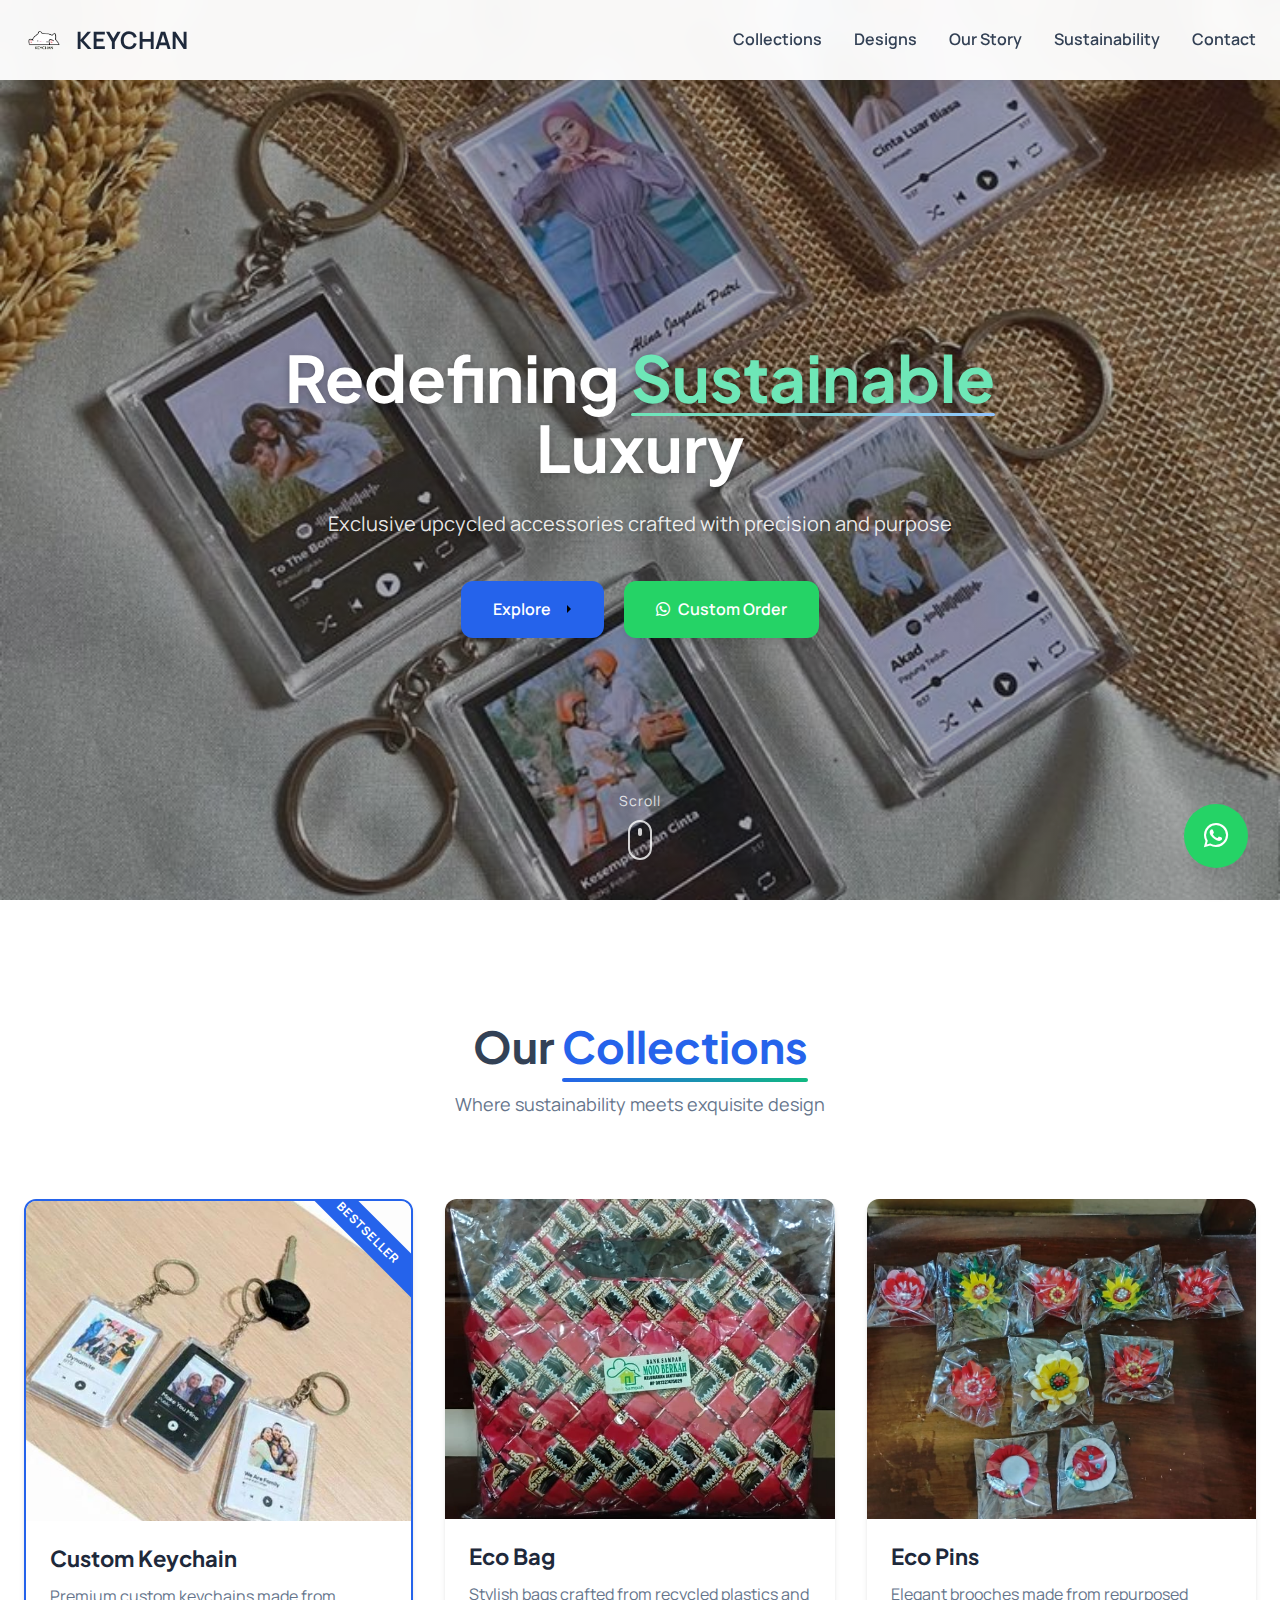
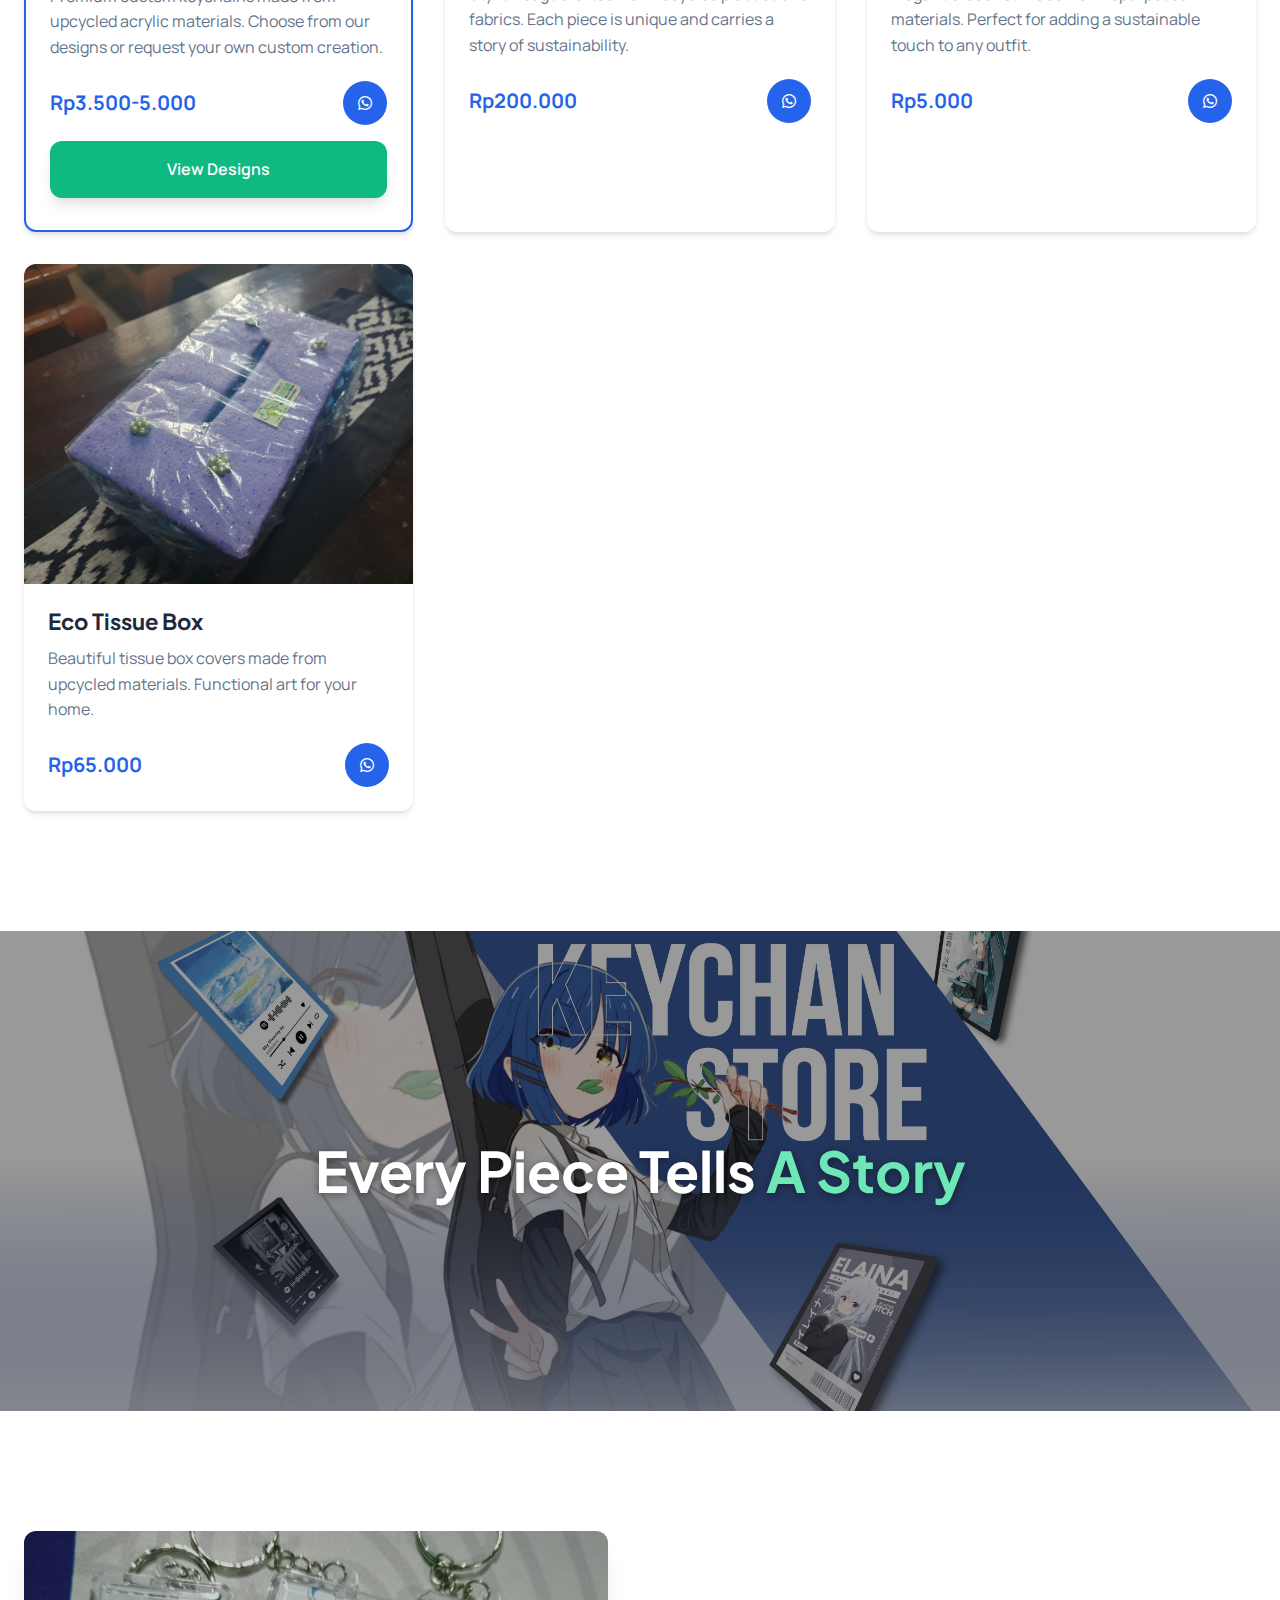
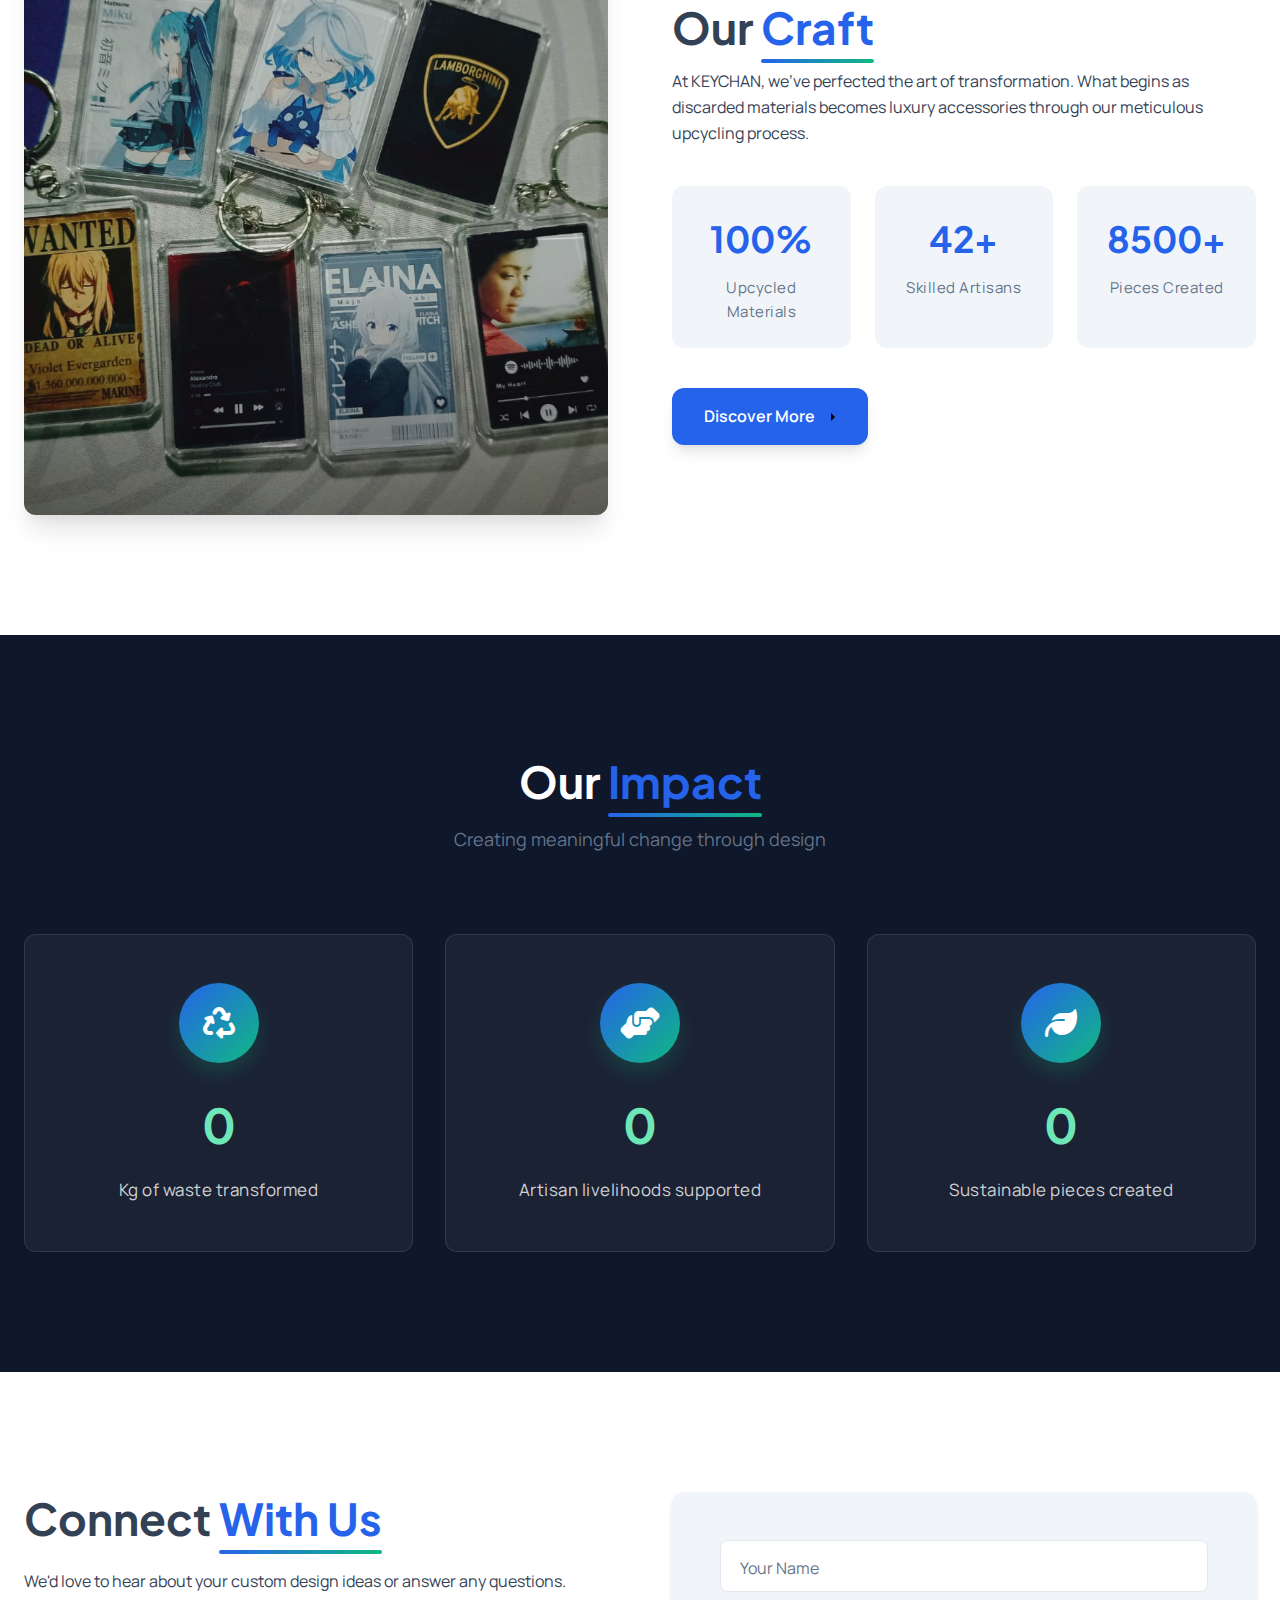
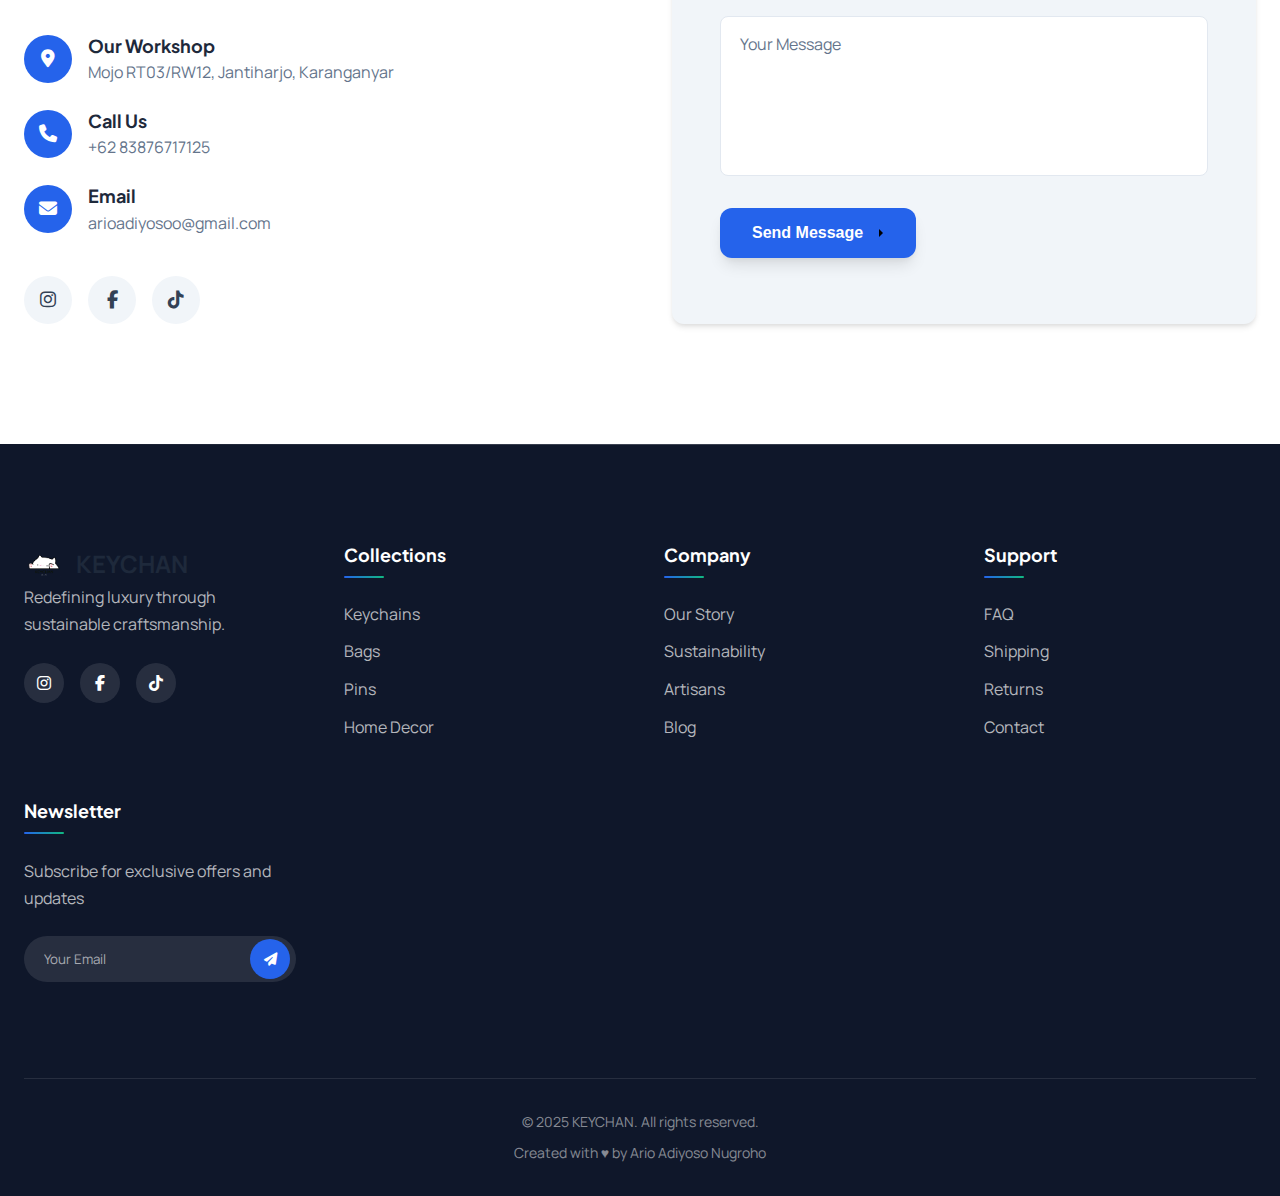
<file: index.html>
<!DOCTYPE html>
<html lang="en">
<head>
    <meta charset="UTF-8">
    <meta name="viewport" content="width=device-width, initial-scale=1.0">
    <title>KEYCHAN | Luxury Upcycled Accessories</title>
    <link rel="icon" href="images/logo.png" type="image/png">
    
    <!-- Fonts & Icons -->
    <link rel="preconnect" href="https://fonts.googleapis.com">
    <link rel="preconnect" href="https://fonts.gstatic.com" crossorigin>
    <link href="https://fonts.googleapis.com/css2?family=Manrope:wght@300;400;500;600;700&family=Plus+Jakarta+Sans:wght@400;500;600;700&display=swap" rel="stylesheet">
    <link rel="stylesheet" href="https://cdnjs.cloudflare.com/ajax/libs/font-awesome/6.4.0/css/all.min.css">
    
    <!-- CSS -->
    <link rel="stylesheet" href="styles.css">
</head>
<body>
    <!-- Floating WhatsApp Button -->
    <a href="https://wa.me/6283876717125?text=Hi%20KEYCHAN,%20I'm%20interested%20in%20your%20products" class="whatsapp-float pulse" target="_blank">
        <i class="fab fa-whatsapp"></i>
        <span class="tooltip">Chat with us</span>
    </a>

    <!-- Navigation -->
    <nav class="glass-nav">
        <div class="container">
            <div class="nav-container">
                <div class="logo">
                    <img src="images/logo.png" alt="KEYCHAN Logo">
                    <span>KEYCHAN</span>
                </div>
                <ul class="nav-links">
                    <li><a href="#products" class="nav-link">Collections</a></li>
                    <li><a href="designs.html" class="nav-link">Designs</a></li>
                    <li><a href="#about" class="nav-link">Our Story</a></li>
                    <li><a href="#impact" class="nav-link">Sustainability</a></li>
                    <li><a href="#contact" class="nav-link">Contact</a></li>
                </ul>
                <div class="mobile-menu-toggle">
                    <div class="hamburger">
                        <span class="line line1"></span>
                        <span class="line line2"></span>
                        <span class="line line3"></span>
                    </div>
                </div>
            </div>
        </div>
    </nav>

    <!-- Hero Section -->
    <section class="hero">
        <div class="hero-bg"></div>
        <div class="hero-content">
            <h1 class="hero-title" data-aos="fade-up">Redefining <span>Sustainable</span> Luxury</h1>
            <p class="hero-subtitle" data-aos="fade-up" data-aos-delay="100">Exclusive upcycled accessories crafted with precision and purpose</p>
            <div class="hero-cta" data-aos="fade-up" data-aos-delay="200">
                <a href="#products" class="btn btn-primary">
                    <span>Explore</span>
                    <svg width="13px" height="10px" viewBox="0 0 13 10">
                        <path d="M1,5 L11,5"></path>
                        <polyline points="8 1 12 5 8 9"></polyline>
                    </svg>
                </a>
                <a href="https://wa.me/6283876717125" class="btn btn-whatsapp" target="_blank">
                    <i class="fab fa-whatsapp"></i> 
                    <span>Custom Order</span>
                </a>
            </div>
        </div>
        <div class="scroll-down" data-aos="fade-up" data-aos-delay="300">
            <span>Scroll</span>
            <div class="mouse">
                <div class="wheel"></div>
            </div>
        </div>
    </section>

    <!-- Featured Products -->
    <section id="products" class="section">
        <div class="container">
            <div class="section-header" data-aos="fade-up">
                <h2 class="section-title">Our <span>Collections</span></h2>
                <p class="section-subtitle">Where sustainability meets exquisite design</p>
            </div>
            <div class="product-grid">
                <!-- Generated by JavaScript -->
            </div>
        </div>
    </section>

    <!-- Parallax Divider -->
    <section class="parallax-divider">
        <div class="parallax-bg"></div>
        <div class="divider-content">
            <h3 data-aos="fade-up">Every Piece Tells <span>A Story</span></h3>
        </div>
    </section>

    <!-- About Section -->
    <section id="about" class="section">
        <div class="container">
            <div class="about-content">
                <div class="about-image" data-aos="fade-right">
                    <div class="image-frame">
                        <img src="images/about.jpg" alt="Our Workshop" class="hover-zoom">
                        <div class="image-overlay"></div>
                    </div>
                </div>
                <div class="about-text" data-aos="fade-left">
                    <h2 class="section-title">Our <span>Craft</span></h2>
                    <p>At KEYCHAN, we've perfected the art of transformation. What begins as discarded materials becomes luxury accessories through our meticulous upcycling process.</p>
                    <div class="mission-stats">
                        <div class="stat-item" data-aos="zoom-in">
                            <div class="stat-number">100%</div>
                            <div class="stat-label">Upcycled Materials</div>
                        </div>
                        <div class="stat-item" data-aos="zoom-in" data-aos-delay="100">
                            <div class="stat-number">42+</div>
                            <div class="stat-label">Skilled Artisans</div>
                        </div>
                        <div class="stat-item" data-aos="zoom-in" data-aos-delay="200">
                            <div class="stat-number">8500+</div>
                            <div class="stat-label">Pieces Created</div>
                        </div>
                    </div>
                    <a href="#contact" class="btn btn-primary">
                        <span>Discover More</span>
                        <svg width="13px" height="10px" viewBox="0 0 13 10">
                            <path d="M1,5 L11,5"></path>
                            <polyline points="8 1 12 5 8 9"></polyline>
                        </svg>
                    </a>
                </div>
            </div>
        </div>
    </section>

    <!-- Impact Section -->
    <section id="impact" class="section dark-section">
        <div class="container">
            <div class="section-header" data-aos="fade-up">
                <h2 class="section-title">Our <span>Impact</span></h2>
                <p class="section-subtitle">Creating meaningful change through design</p>
            </div>
            <div class="impact-grid">
                <div class="impact-card" data-aos="fade-up">
                    <div class="impact-icon">
                        <i class="fas fa-recycle"></i>
                    </div>
                    <div class="counter" data-count="1250">0</div>
                    <p>Kg of waste transformed</p>
                </div>
                <div class="impact-card" data-aos="fade-up" data-aos-delay="100">
                    <div class="impact-icon">
                        <i class="fas fa-hands-helping"></i>
                    </div>
                    <div class="counter" data-count="42">0</div>
                    <p>Artisan livelihoods supported</p>
                </div>
                <div class="impact-card" data-aos="fade-up" data-aos-delay="200">
                    <div class="impact-icon">
                        <i class="fas fa-leaf"></i>
                    </div>
                    <div class="counter" data-count="8500">0</div>
                    <p>Sustainable pieces created</p>
                </div>
            </div>
        </div>
    </section>

    <!-- Testimonials -->
    <!-- <section class="testimonials">
        <div class="container">
            <div class="section-header" data-aos="fade-up">
                <h2 class="section-title">Client <span>Stories</span></h2>
                <p class="section-subtitle">What our community says about KEYCHAN</p>
            </div>
            <div class="testimonial-slider">
                <div class="testimonial-card" data-aos="fade-up">
                    <div class="testimonial-content">
                        <div class="quote-icon">
                            <i class="fas fa-quote-left"></i>
                        </div>
                        <p>"The craftsmanship is exceptional. I love that my accessories carry both beauty and a positive environmental impact."</p>
                    </div>
                    <div class="testimonial-author">
                        <div class="author-image">
                            <img src="images/testimonial-1.jpg" alt="Sarah J.">
                        </div>
                        <div class="author-info">
                            <h4>Sarah J.</h4>
                            <p>Loyal Customer</p>
                            <div class="rating">
                                <i class="fas fa-star"></i>
                                <i class="fas fa-star"></i>
                                <i class="fas fa-star"></i>
                                <i class="fas fa-star"></i>
                                <i class="fas fa-star"></i>
                            </div>
                        </div>
                    </div>
                </div>
                <div class="testimonial-card" data-aos="fade-up" data-aos-delay="100">
                    <div class="testimonial-content">
                        <div class="quote-icon">
                            <i class="fas fa-quote-left"></i>
                        </div>
                        <p>"These pieces spark conversations everywhere I go. The quality surpasses mainstream luxury brands while being eco-conscious."</p>
                    </div>
                    <div class="testimonial-author">
                        <div class="author-image">
                            <img src="images/testimonial-2.jpg" alt="Michael T.">
                        </div>
                        <div class="author-info">
                            <h4>Michael T.</h4>
                            <p>Fashion Editor</p>
                            <div class="rating">
                                <i class="fas fa-star"></i>
                                <i class="fas fa-star"></i>
                                <i class="fas fa-star"></i>
                                <i class="fas fa-star"></i>
                                <i class="fas fa-star"></i>
                            </div>
                        </div>
                    </div>
                </div>
            </div>
        </div>
    </section> -->

    <!-- Contact Section -->
    <section id="contact" class="section">
        <div class="container">
            <div class="contact-container">
                <div class="contact-info" data-aos="fade-right">
                    <h2 class="section-title">Connect <span>With Us</span></h2>
                    <p>We'd love to hear about your custom design ideas or answer any questions.</p>
                    <div class="contact-details">
                        <div class="contact-item">
                            <div class="contact-icon">
                                <i class="fas fa-map-marker-alt"></i>
                            </div>
                            <div class="contact-text">
                                <h4>Our Workshop</h4>
                                <p>Mojo RT03/RW12, Jantiharjo, Karanganyar</p>
                            </div>
                        </div>
                        <div class="contact-item">
                            <div class="contact-icon">
                                <i class="fas fa-phone"></i>
                            </div>
                            <div class="contact-text">
                                <h4>Call Us</h4>
                                <p>+62 83876717125</p>
                            </div>
                        </div>
                        <div class="contact-item">
                            <div class="contact-icon">
                                <i class="fas fa-envelope"></i>
                            </div>
                            <div class="contact-text">
                                <h4>Email</h4>
                                <p>arioadiyosoo@gmail.com</p>
                            </div>
                        </div>
                    </div>
                    <div class="social-links">
                        <a href="https://www.instagram.com/aan2._.2?igsh=MXFwczJsczF6a3ZtMQ==" class="social-icon" aria-label="Instagram">
                            <i class="fab fa-instagram"></i>
                        </a>
                        <a href="https://www.facebook.com/share/1FNKimKr1y/" class="social-icon" aria-label="Facebook">
                            <i class="fab fa-facebook-f"></i>
                        </a>
                        <a href="https://www.tiktok.com/@arrn172?_t=ZS-8yrfz8nunY1&_r=1" class="social-icon" aria-label="TikTok">
                            <i class="fab fa-tiktok"></i>
                        </a>
                    </div>
                </div>
                <form action="https://formspree.io/f/xovlobpo" class="contact-form"  id="contactForm" data-aos="fade-left" method="post">
                    <div class="form-group">
                        <input type="text" name="username" id="name" placeholder=" " required>
                        <label for="name">Your Name</label>
                    </div>
                    <!-- <div class="form-group">
                        <input type="email" name="email" id="email" placeholder=" " required>
                        <label for="email">Your Email</label>
                    </div> -->
                    <div class="form-group">
                        <textarea id="message" name="message" placeholder=" " required></textarea>
                        <label for="message">Your Message</label>
                    </div>
                    <button type="submit" class="btn btn-primary">
                        <span>Send Message</span>
                        <svg width="13px" height="10px" viewBox="0 0 13 10">
                            <path d="M1,5 L11,5"></path>
                            <polyline points="8 1 12 5 8 9"></polyline>
                        </svg>
                    </button>
                </form>
            </div>
        </div>
    </section>

    <!-- Footer -->
    <footer class="footer">
        <div class="container">
            <div class="footer-grid">
                <div class="footer-col">
                    <div class="logo">
                        <img src="images/logo.png" alt="KEYCHAN Logo">
                        <span>KEYCHAN</span>
                    </div>
                    <p>Redefining luxury through sustainable craftsmanship.</p>
                    <div class="footer-social">
                        <a href="https://www.instagram.com/aan2._.2?igsh=MXFwczJsczF6a3ZtMQ==" aria-label="Instagram"><i class="fab fa-instagram"></i></a>
                        <a href="https://www.facebook.com/share/1FNKimKr1y/" aria-label="Facebook"><i class="fab fa-facebook-f"></i></a>
                        <a href="https://www.tiktok.com/@arrn172?_t=ZS-8yrfz8nunY1&_r=1" aria-label="TikTok"><i class="fab fa-tiktok"></i></a>
                    </div>
                </div>
                <div class="footer-col">
                    <h3>Collections</h3>
                    <ul>
                        <li><a href="#products">Keychains</a></li>
                        <li><a href="#products">Bags</a></li>
                        <li><a href="#products">Pins</a></li>
                        <li><a href="#products">Home Decor</a></li>
                    </ul>
                </div>
                <div class="footer-col">
                    <h3>Company</h3>
                    <ul>
                        <li><a href="#about">Our Story</a></li>
                        <li><a href="#impact">Sustainability</a></li>
                        <li><a href="#">Artisans</a></li>
                        <li><a href="#">Blog</a></li>
                    </ul>
                </div>
                <div class="footer-col">
                    <h3>Support</h3>
                    <ul>
                        <li><a href="#">FAQ</a></li>
                        <li><a href="#">Shipping</a></li>
                        <li><a href="#">Returns</a></li>
                        <li><a href="#contact">Contact</a></li>
                    </ul>
                </div>
                <div class="footer-col">
                    <h3>Newsletter</h3>
                    <p>Subscribe for exclusive offers and updates</p>
                    <form class="newsletter-form" id="newsletterForm">
                        <div class="form-group">
                            <input type="email" placeholder="Your Email" required>
                            <button type="submit" aria-label="Subscribe">
                                <i class="fas fa-paper-plane"></i>
                            </button>
                        </div>
                    </form>
                </div>
            </div>
            <div class="footer-bottom">
                <p>&copy; 2025 KEYCHAN. All rights reserved.</p>
                <p>Created with ♥ by Ario Adiyoso Nugroho</p>
            </div>
        </div>
    </footer>

    <!-- JavaScript -->
    <script src="https://unpkg.com/aos@2.3.1/dist/aos.js"></script>
    <script src="script.js"></script>
    
    <script>
        // Initialize AOS animation library
        AOS.init({
            duration: 800,
            easing: 'ease-in-out',
            once: true,
            offset: 120
        });
    </script>
</body>
</html>
</file>
<file: styles.css>
:root {
    --primary: #2563eb;
    --primary-dark: #1d4ed8;
    --primary-light: #93c5fd;
    --secondary: #10b981;
    --secondary-dark: #059669;
    --secondary-light: #6ee7b7;
    --dark: #1e293b;
    --darker: #0f172a;
    --light: #f8fafc;
    --lighter: #ffffff;
    --gray: #94a3b8;
    --gray-light: #e2e8f0;
    --text: #334155;
    --text-light: #64748b;
    --background: #ffffff;
    --card-bg: #f1f5f9;
    --shadow: 0 4px 6px -1px rgba(0, 0, 0, 0.1), 0 2px 4px -1px rgba(0, 0, 0, 0.06);
    --shadow-md: 0 10px 15px -3px rgba(0, 0, 0, 0.1), 0 4px 6px -2px rgba(0, 0, 0, 0.05);
    --shadow-lg: 0 20px 25px -5px rgba(0, 0, 0, 0.1), 0 10px 10px -5px rgba(0, 0, 0, 0.04);
    --radius-sm: 8px;
    --radius-md: 12px;
    --radius-lg: 16px;
    --radius-full: 9999px;
    --transition: all 0.3s cubic-bezier(0.4, 0, 0.2, 1);
    --transition-slow: all 0.6s cubic-bezier(0.4, 0, 0.2, 1);
}

* {
    margin: 0;
    padding: 0;
    box-sizing: border-box;
}

body {
    font-family: 'Manrope', sans-serif;
    color: var(--text);
    background-color: var(--background);
    line-height: 1.6;
    overflow-x: hidden;
    -webkit-font-smoothing: antialiased;
}

h1, h2, h3, h4, h5, h6 {
    font-family: 'Plus Jakarta Sans', sans-serif;
    font-weight: 700;
    line-height: 1.2;
}

a {
    text-decoration: none;
    color: inherit;
    transition: var(--transition);
}

img {
    max-width: 100%;
    height: auto;
    display: block;
    object-fit: cover;
}

.container {
    width: 100%;
    max-width: 1280px;
    margin: 0 auto;
    padding: 0 24px;
}

.section {
    padding: 120px 0;
    position: relative;
}

.section-header {
    text-align: center;
    margin-bottom: 80px;
    position: relative;
}

.section-title {
    font-size: 2.75rem;
    margin-bottom: 16px;
    position: relative;
    display: inline-block;
}

.section-title span {
    color: var(--primary);
    position: relative;
}

.section-title span::after {
    content: '';
    position: absolute;
    bottom: -8px;
    left: 0;
    width: 100%;
    height: 4px;
    background: linear-gradient(90deg, var(--primary), var(--secondary));
    border-radius: 2px;
}

.section-subtitle {
    color: var(--text-light);
    font-size: 1.125rem;
    max-width: 640px;
    margin: 0 auto;
    line-height: 1.7;
}

.btn {
    display: inline-flex;
    align-items: center;
    justify-content: center;
    gap: 8px;
    padding: 16px 32px;
    border-radius: var(--radius-md);
    font-weight: 600;
    font-size: 1rem;
    transition: var(--transition);
    cursor: pointer;
    border: none;
    outline: none;
    position: relative;
    overflow: hidden;
    z-index: 1;
}

.btn::before {
    content: '';
    position: absolute;
    top: 0;
    left: 0;
    width: 100%;
    height: 100%;
    background: linear-gradient(135deg, var(--primary), var(--secondary));
    opacity: 0;
    z-index: -1;
    transition: var(--transition);
}

.btn:hover::before {
    opacity: 1;
}

.btn svg {
    transition: var(--transition);
}

.btn:hover svg {
    transform: translateX(4px);
}

.btn-primary {
    background-color: var(--primary);
    color: white;
    box-shadow: var(--shadow-md);
}

.btn-primary:hover {
    background-color: var(--primary-dark);
    transform: translateY(-3px);
    box-shadow: var(--shadow-lg);
}

.btn-secondary {
    background-color: var(--secondary);
    color: white;
    box-shadow: var(--shadow-md);
}

.btn-secondary:hover {
    background-color: var(--secondary-dark);
    transform: translateY(-3px);
    box-shadow: var(--shadow-lg);
}

.btn-whatsapp {
    background-color: #25D366;
    color: white;
    box-shadow: var(--shadow-md);
}

.btn-whatsapp:hover {
    background-color: #128C7E;
    transform: translateY(-3px);
    box-shadow: var(--shadow-lg);
}

/* Navigation */
.glass-nav {
    position: fixed;
    top: 0;
    left: 0;
    width: 100%;
    z-index: 1000;
    background: rgba(255, 255, 255, 0.96);
    backdrop-filter: blur(12px);
    -webkit-backdrop-filter: blur(12px);
    box-shadow: 0 2px 20px rgba(0, 0, 0, 0.08);
    transition: var(--transition-slow);
}

.nav-container {
    display: flex;
    justify-content: space-between;
    align-items: center;
    padding: 20px 0;
    position: relative;
}

.logo {
    display: flex;
    align-items: center;
    font-weight: 700;
    font-size: 1.5rem;
    color: var(--dark);
    transition: var(--transition);
}

.logo:hover {
    color: var(--primary);
}

.logo img {
    width: 40px;
    height: 40px;
    margin-right: 12px;
    transition: var(--transition);
}

.nav-links {
    display: flex;
    list-style: none;
}

.nav-link {
    margin-left: 32px;
    font-weight: 600;
    color: var(--text);
    position: relative;
    padding: 8px 0;
    transition: var(--transition);
}

.nav-link::after {
    content: '';
    position: absolute;
    bottom: 0;
    left: 0;
    width: 0;
    height: 2px;
    background: linear-gradient(90deg, var(--primary), var(--secondary));
    transition: var(--transition);
    border-radius: 1px;
}

.nav-link:hover::after {
    width: 100%;
}

.nav-link:hover {
    color: var(--primary);
}

/* Mobile Menu Toggle */
.mobile-menu-toggle {
    display: none;
    width: 32px;
    height: 32px;
    flex-direction: column;
    justify-content: center;
    align-items: center;
    cursor: pointer;
    z-index: 1001;
    position: relative;
}

.hamburger {
    width: 24px;
    height: 18px;
    display: flex;
    flex-direction: column;
    justify-content: space-between;
    transition: var(--transition);
}

.hamburger .line {
    display: block;
    width: 100%;
    height: 2px;
    background-color: var(--dark);
    border-radius: 1px;
    transition: var(--transition);
}

.mobile-menu-toggle.active .line1 {
    transform: translateY(8px) rotate(45deg);
}

.mobile-menu-toggle.active .line2 {
    opacity: 0;
}

.mobile-menu-toggle.active .line3 {
    transform: translateY(-8px) rotate(-45deg);
}

/* Hero Section */
.hero {
    height: 100vh;
    min-height: 800px;
    display: flex;
    align-items: center;
    justify-content: center;
    position: relative;
    overflow: hidden;
    padding-top: 80px;
}

.hero-bg {
    position: absolute;
    top: 0;
    left: 0;
    width: 100%;
    height: 100%;
    background: linear-gradient(rgba(0, 0, 0, 0.3), rgba(0, 0, 0, 0.3)), url('images/7fbd530b4ff85567f5172fe8cfcf7b11.jpg') no-repeat center center;
    background-size: cover;
    z-index: -1;
    transform: scale(1);
    transition: var(--transition-slow);
}

.hero:hover .hero-bg {
    transform: scale(1.05);
}

.hero-content {
    text-align: center;
    color: white;
    position: relative;
    z-index: 1;
    max-width: 800px;
    margin: 0 auto;
    padding: 0 24px;
}

.hero-title {
    font-size: 4rem;
    margin-bottom: 24px;
    text-shadow: 0 2px 8px rgba(0, 0, 0, 0.3);
    line-height: 1.1;
}

.hero-title span {
    color: var(--secondary-light);
    position: relative;
    display: inline-block;
}

.hero-title span::after {
    content: '';
    position: absolute;
    bottom: -4px;
    left: 0;
    width: 100%;
    height: 3px;
    background: linear-gradient(90deg, var(--secondary-light), var(--primary-light));
    border-radius: 2px;
}

.hero-subtitle {
    font-size: 1.25rem;
    margin-bottom: 40px;
    color: rgba(255, 255, 255, 0.9);
    text-shadow: 0 1px 4px rgba(0, 0, 0, 0.2);
    line-height: 1.7;
}

.hero-cta {
    display: flex;
    justify-content: center;
    gap: 20px;
    flex-wrap: wrap;
}

.scroll-down {
    position: absolute;
    bottom: 40px;
    left: 50%;
    transform: translateX(-50%);
    color: white;
    cursor: pointer;
    display: flex;
    flex-direction: column;
    align-items: center;
    opacity: 0.8;
    transition: var(--transition);
}

.scroll-down:hover {
    opacity: 1;
    transform: translateX(-50%) translateY(5px);
}

.scroll-down span {
    font-size: 0.875rem;
    margin-bottom: 8px;
    letter-spacing: 1px;
}

.mouse {
    width: 24px;
    height: 40px;
    border: 2px solid white;
    border-radius: 12px;
    position: relative;
}

.wheel {
    width: 4px;
    height: 8px;
    background-color: white;
    border-radius: 2px;
    position: absolute;
    top: 6px;
    left: 50%;
    transform: translateX(-50%);
    animation: scrollWheel 2s infinite;
}

@keyframes scrollWheel {
    0% {
        transform: translateX(-50%) translateY(0);
        opacity: 1;
    }
    100% {
        transform: translateX(-50%) translateY(12px);
        opacity: 0;
    }
}

/* Product Grid */
.product-grid {
    display: grid;
    grid-template-columns: repeat(auto-fill, minmax(300px, 1fr));
    gap: 32px;
}

.product-card {
    background-color: var(--background);
    border-radius: var(--radius-md);
    overflow: hidden;
    box-shadow: var(--shadow);
    transition: var(--transition-slow);
    position: relative;
}

.product-card:hover {
    transform: translateY(-10px);
    box-shadow: var(--shadow-lg);
}

.product-card.highlight {
    border: 2px solid var(--primary);
    position: relative;
}

.product-card.highlight::before {
    content: 'BESTSELLER';
    position: absolute;
    top: 16px;
    right: -34px;
    background-color: var(--primary);
    color: white;
    padding: 6px 36px;
    font-weight: 700;
    font-size: 0.75rem;
    transform: rotate(45deg);
    z-index: 1;
    letter-spacing: 1px;
}

.product-image {
    height: 320px;
    overflow: hidden;
    position: relative;
}

.product-image img {
    width: 100%;
    height: 100%;
    object-fit: cover;
    transition: var(--transition-slow);
}

.product-card:hover .product-image img {
    transform: scale(1.1);
}

.product-info {
    padding: 24px;
}

.product-info h3 {
    font-size: 1.375rem;
    margin-bottom: 12px;
    color: var(--dark);
}

.product-info p {
    color: var(--text-light);
    margin-bottom: 20px;
    font-size: 1rem;
    line-height: 1.6;
}

.product-price {
    display: flex;
    justify-content: space-between;
    align-items: center;
}

.product-price span {
    font-weight: 700;
    color: var(--primary);
    font-size: 1.25rem;
}

.whatsapp-product {
    width: 44px;
    height: 44px;
    border-radius: 50%;
    background-color: var(--primary);
    color: white;
    display: flex;
    align-items: center;
    justify-content: center;
    transition: var(--transition);
}

.whatsapp-product:hover {
    background-color: var(--primary-dark);
    transform: scale(1.1);
}

/* Parallax Divider */
.parallax-divider {
    height: 480px;
    position: relative;
    display: flex;
    align-items: center;
    justify-content: center;
    color: white;
    overflow: hidden;
}

.parallax-bg {
    position: absolute;
    top: 0;
    left: 0;
    width: 100%;
    height: 100%;
    background: linear-gradient(rgba(0, 0, 0, 0.4), rgba(0, 0, 0, 0.4)), url('images/keychan.jpg') no-repeat center center;
    background-size: cover;
    background-attachment: fixed;
    z-index: -1;
    transform: scale(1);
    transition: var(--transition-slow);
}

.parallax-divider:hover .parallax-bg {
    transform: scale(1.05);
}

.divider-content {
    text-align: center;
    position: relative;
    z-index: 1;
    padding: 0 24px;
}

.divider-content h3 {
    font-size: 3.5rem;
    text-shadow: 0 2px 8px rgba(0, 0, 0, 0.4);
    line-height: 1.2;
}

.divider-content span {
    color: var(--secondary-light);
    position: relative;
}

/* About Section */
.about-content {
    display: grid;
    grid-template-columns: 1fr 1fr;
    gap: 64px;
    align-items: center;
}

.about-image {
    position: relative;
    height: 100%;
}

.image-frame {
    border-radius: var(--radius-md);
    overflow: hidden;
    box-shadow: var(--shadow-lg);
    height: 100%;
    position: relative;
}

.image-frame img {
    width: 100%;
    height: 100%;
    object-fit: cover;
    transition: var(--transition-slow);
}

.hover-zoom:hover {
    transform: scale(1.05);
}

.image-overlay {
    position: absolute;
    top: 0;
    left: 0;
    width: 100%;
    height: 100%;
    background: linear-gradient(to top, rgba(0, 0, 0, 0.3), transparent 40%);
}

.mission-stats {
    display: grid;
    grid-template-columns: repeat(3, 1fr);
    gap: 24px;
    margin: 40px 0;
}

.stat-item {
    text-align: center;
    padding: 24px;
    background-color: var(--card-bg);
    border-radius: var(--radius-md);
    transition: var(--transition);
}

.stat-item:hover {
    transform: translateY(-5px);
    box-shadow: var(--shadow-md);
}

.stat-number {
    font-size: 2.25rem;
    font-weight: 700;
    color: var(--primary);
    margin-bottom: 8px;
    font-family: 'Plus Jakarta Sans', sans-serif;
}

.stat-label {
    font-size: 0.9375rem;
    color: var(--text-light);
    letter-spacing: 0.5px;
}

/* Impact Section */
.dark-section {
    background-color: var(--darker);
    color: white;
}

.impact-grid {
    display: grid;
    grid-template-columns: repeat(auto-fit, minmax(280px, 1fr));
    gap: 32px;
}

.impact-card {
    text-align: center;
    padding: 48px 24px;
    background-color: rgba(255, 255, 255, 0.05);
    border-radius: var(--radius-md);
    transition: var(--transition-slow);
    border: 1px solid rgba(255, 255, 255, 0.1);
}

.impact-card:hover {
    transform: translateY(-10px);
    background-color: rgba(255, 255, 255, 0.1);
    box-shadow: var(--shadow-md);
}

.impact-icon {
    width: 80px;
    height: 80px;
    margin: 0 auto 24px;
    background: linear-gradient(135deg, var(--primary), var(--secondary));
    border-radius: 50%;
    display: flex;
    align-items: center;
    justify-content: center;
    font-size: 2rem;
    box-shadow: 0 10px 20px rgba(16, 185, 129, 0.2);
}

.counter {
    font-size: 3rem;
    font-weight: 700;
    margin-bottom: 12px;
    color: var(--secondary-light);
    font-family: 'Plus Jakarta Sans', sans-serif;
}

.impact-card p {
    color: rgba(255, 255, 255, 0.8);
    font-size: 1.0625rem;
    letter-spacing: 0.5px;
}

/* Testimonials */
.testimonials {
    background-color: var(--card-bg);
}

.testimonial-slider {
    display: grid;
    grid-template-columns: repeat(auto-fit, minmax(320px, 1fr));
    gap: 32px;
}

.testimonial-card {
    background-color: var(--background);
    border-radius: var(--radius-md);
    padding: 40px;
    box-shadow: var(--shadow);
    transition: var(--transition-slow);
    position: relative;
    overflow: hidden;
}

.testimonial-card::before {
    content: '';
    position: absolute;
    top: 0;
    left: 0;
    width: 4px;
    height: 100%;
    background: linear-gradient(to bottom, var(--primary), var(--secondary));
}

.testimonial-card:hover {
    transform: translateY(-10px);
    box-shadow: var(--shadow-lg);
}

.testimonial-content {
    position: relative;
    margin-bottom: 24px;
}

.quote-icon {
    position: absolute;
    top: -16px;
    left: -16px;
    width: 48px;
    height: 48px;
    background-color: var(--primary);
    color: white;
    border-radius: 50%;
    display: flex;
    align-items: center;
    justify-content: center;
    font-size: 1.5rem;
    box-shadow: var(--shadow);
}

.testimonial-content p {
    font-style: italic;
    color: var(--text);
    position: relative;
    z-index: 1;
    font-size: 1.0625rem;
    line-height: 1.8;
}

.testimonial-author {
    display: flex;
    align-items: center;
}

.author-image {
    width: 56px;
    height: 56px;
    border-radius: 50%;
    overflow: hidden;
    margin-right: 16px;
    border: 3px solid var(--primary-light);
}

.author-image img {
    width: 100%;
    height: 100%;
    object-fit: cover;
}

.author-info h4 {
    font-size: 1.125rem;
    margin-bottom: 4px;
}

.author-info p {
    font-size: 0.875rem;
    color: var(--text-light);
    margin-bottom: 8px;
}

.rating {
    color: var(--secondary);
    font-size: 0.875rem;
}

/* Contact Section */
.contact-container {
    display: grid;
    grid-template-columns: 1fr 1fr;
    gap: 64px;
}

.contact-info h2 {
    margin-bottom: 24px;
}

.contact-details {
    margin: 40px 0;
}

.contact-item {
    display: flex;
    align-items: flex-start;
    margin-bottom: 24px;
}

.contact-icon {
    width: 48px;
    height: 48px;
    background-color: var(--primary);
    color: white;
    border-radius: 50%;
    display: flex;
    align-items: center;
    justify-content: center;
    margin-right: 16px;
    font-size: 1.125rem;
    flex-shrink: 0;
}

.contact-text h4 {
    font-size: 1.125rem;
    margin-bottom: 4px;
    color: var(--dark);
}

.contact-text p {
    color: var(--text-light);
    line-height: 1.6;
}

.social-links {
    display: flex;
    gap: 16px;
}

.social-icon {
    width: 48px;
    height: 48px;
    border-radius: 50%;
    background-color: var(--card-bg);
    display: flex;
    align-items: center;
    justify-content: center;
    transition: var(--transition);
    font-size: 1.125rem;
}

.social-icon:hover {
    background-color: var(--primary);
    color: white;
    transform: translateY(-3px);
}

.contact-form {
    background-color: var(--card-bg);
    padding: 48px;
    border-radius: var(--radius-md);
    box-shadow: var(--shadow);
}

.form-group {
    margin-bottom: 24px;
    position: relative;
}

.form-group input,
.form-group textarea {
    width: 100%;
    padding: 16px;
    border-radius: var(--radius-sm);
    border: 1px solid var(--gray-light);
    background-color: var(--background);
    font-family: 'Manrope', sans-serif;
    transition: var(--transition);
}

.form-group input:focus,
.form-group textarea:focus {
    outline: none;
    border-color: var(--primary);
    box-shadow: 0 0 0 3px rgba(37, 99, 235, 0.1);
}

.form-group textarea {
    height: 160px;
    resize: none;
}

.form-group label {
    position: absolute;
    top: 16px;
    left: 16px;
    color: var(--text-light);
    transition: var(--transition);
    pointer-events: none;
    background-color: var(--background);
    padding: 0 4px;
}

.form-group input:focus + label,
.form-group input:not(:placeholder-shown) + label,
.form-group textarea:focus + label,
.form-group textarea:not(:placeholder-shown) + label {
    top: -10px;
    left: 12px;
    font-size: 0.8125rem;
    color: var(--primary);
    background-color: var(--background);
}

/* Footer */
.footer {
    background-color: var(--darker);
    color: white;
    padding: 100px 0 0;
    position: relative;
}

.footer::before {
    content: '';
    position: absolute;
    top: 0;
    left: 0;
    width: 100%;
    height: 1px;
    background: linear-gradient(90deg, transparent, rgba(255, 255, 255, 0.2), transparent);
}

.footer-grid {
    display: grid;
    grid-template-columns: repeat(auto-fit, minmax(220px, 1fr));
    gap: 48px;
    margin-bottom: 80px;
}

.footer-col h3 {
    font-size: 1.125rem;
    margin-bottom: 24px;
    color: white;
    position: relative;
    padding-bottom: 12px;
}

.footer-col h3::after {
    content: '';
    position: absolute;
    bottom: 0;
    left: 0;
    width: 40px;
    height: 2px;
    background: linear-gradient(90deg, var(--primary), var(--secondary));
    border-radius: 1px;
}

.footer-col p {
    color: rgba(255, 255, 255, 0.7);
    margin-bottom: 24px;
    line-height: 1.7;
}

.footer-col ul {
    list-style: none;
}

.footer-col ul li {
    margin-bottom: 12px;
}

.footer-col ul li a {
    color: rgba(255, 255, 255, 0.7);
    transition: var(--transition);
    display: inline-block;
}

.footer-col ul li a:hover {
    color: var(--secondary-light);
    transform: translateX(4px);
}

.footer-social {
    display: flex;
    gap: 16px;
    margin-top: 24px;
}

.footer-social a {
    width: 40px;
    height: 40px;
    border-radius: 50%;
    background-color: rgba(255, 255, 255, 0.1);
    display: flex;
    align-items: center;
    justify-content: center;
    transition: var(--transition);
    font-size: 1rem;
}

.footer-social a:hover {
    background-color: var(--primary);
    color: white;
    transform: translateY(-3px);
}

.newsletter-form .form-group {
    position: relative;
    margin-bottom: 16px;
}

.newsletter-form input {
    width: 100%;
    padding: 14px 56px 14px 20px;
    border-radius: var(--radius-full);
    border: none;
    background-color: rgba(255, 255, 255, 0.1);
    color: white;
    font-family: 'Manrope', sans-serif;
    transition: var(--transition);
}

.newsletter-form input:focus {
    outline: none;
    background-color: rgba(255, 255, 255, 0.15);
}

.newsletter-form input::placeholder {
    color: rgba(255, 255, 255, 0.6);
}

.newsletter-form button {
    position: absolute;
    top: 50%;
    right: 6px;
    transform: translateY(-50%);
    width: 40px;
    height: 40px;
    border-radius: 50%;
    background-color: var(--primary);
    color: white;
    border: none;
    cursor: pointer;
    transition: var(--transition);
    display: flex;
    align-items: center;
    justify-content: center;
}

.newsletter-form button:hover {
    background-color: var(--primary-dark);
    transform: translateY(-50%) scale(1.1);
}

.footer-bottom {
    padding: 32px 0;
    border-top: 1px solid rgba(255, 255, 255, 0.1);
    text-align: center;
    color: rgba(255, 255, 255, 0.5);
    font-size: 0.875rem;
}

.footer-bottom p:first-child {
    margin-bottom: 8px;
}

/* WhatsApp Float */
.whatsapp-float {
    position: fixed;
    bottom: 32px;
    right: 32px;
    width: 64px;
    height: 64px;
    background-color: #25D366;
    color: white;
    border-radius: 50%;
    display: flex;
    align-items: center;
    justify-content: center;
    font-size: 1.75rem;
    box-shadow: var(--shadow-lg);
    z-index: 999;
    transition: var(--transition-slow);
}

.whatsapp-float:hover {
    background-color: #128C7E;
    transform: scale(1.1);
}

.tooltip {
    position: absolute;
    top: 50%;
    right: calc(100% + 12px);
    transform: translateY(-50%);
    background-color: var(--dark);
    color: white;
    padding: 8px 16px;
    border-radius: var(--radius-sm);
    font-size: 0.875rem;
    font-weight: 500;
    white-space: nowrap;
    opacity: 0;
    pointer-events: none;
    transition: var(--transition);
    box-shadow: var(--shadow);
}

.whatsapp-float:hover .tooltip {
    opacity: 1;
    right: calc(100% + 20px);
}

.pulse {
    animation: pulse 2s infinite;
}

@keyframes pulse {
    0% {
        box-shadow: 0 0 0 0 rgba(37, 211, 102, 0.7);
    }
    70% {
        box-shadow: 0 0 0 16px rgba(37, 211, 102, 0);
    }
    100% {
        box-shadow: 0 0 0 0 rgba(37, 211, 102, 0);
    }
}

/* Responsive Design */
@media (max-width: 1200px) {
    .hero-title {
        font-size: 3.5rem;
    }
    
    .divider-content h3 {
        font-size: 3rem;
    }
}

@media (max-width: 992px) {
    .section {
        padding: 100px 0;
    }
    
    .about-content {
        grid-template-columns: 1fr;
        gap: 48px;
    }
    
    .about-image {
        max-height: 500px;
    }
    
    .contact-container {
        grid-template-columns: 1fr;
        gap: 48px;
    }
    
    .mobile-menu-toggle {
        display: flex;
    }
    
    .nav-links {
        position: fixed;
        top: 80px;
        left: -100%;
        width: 100%;
        height: calc(100vh - 80px);
        background-color: var(--background);
        flex-direction: column;
        align-items: center;
        justify-content: center;
        transition: var(--transition-slow);
        padding: 40px 24px;
    }
    
    .nav-links.active {
        left: 0;
    }
    
    .nav-link {
        margin: 16px 0;
        font-size: 1.25rem;
    }
}

@media (max-width: 768px) {
    .section {
        padding: 80px 0;
    }
    
    .section-title {
        font-size: 2.25rem;
    }
    
    .hero-title {
        font-size: 2.75rem;
    }
    
    .hero-subtitle {
        font-size: 1.125rem;
    }
    
    .hero-cta {
        flex-direction: column;
        gap: 16px;
    }
    
    .divider-content h3 {
        font-size: 2.5rem;
    }
    
    .mission-stats {
        grid-template-columns: 1fr;
    }
    
    .impact-grid {
        grid-template-columns: 1fr;
    }
}

@media (max-width: 576px) {
    .container {
        padding: 0 20px;
    }
    
    .section-title {
        font-size: 2rem;
    }
    
    .hero-title {
        font-size: 2.25rem;
    }
    
    .divider-content h3 {
        font-size: 2rem;
    }
    
    .whatsapp-float {
        width: 56px;
        height: 56px;
        font-size: 1.5rem;
        bottom: 24px;
        right: 24px;
    }
    
    .whatsapp-float .tooltip {
        display: none;
    }
}
</file>
